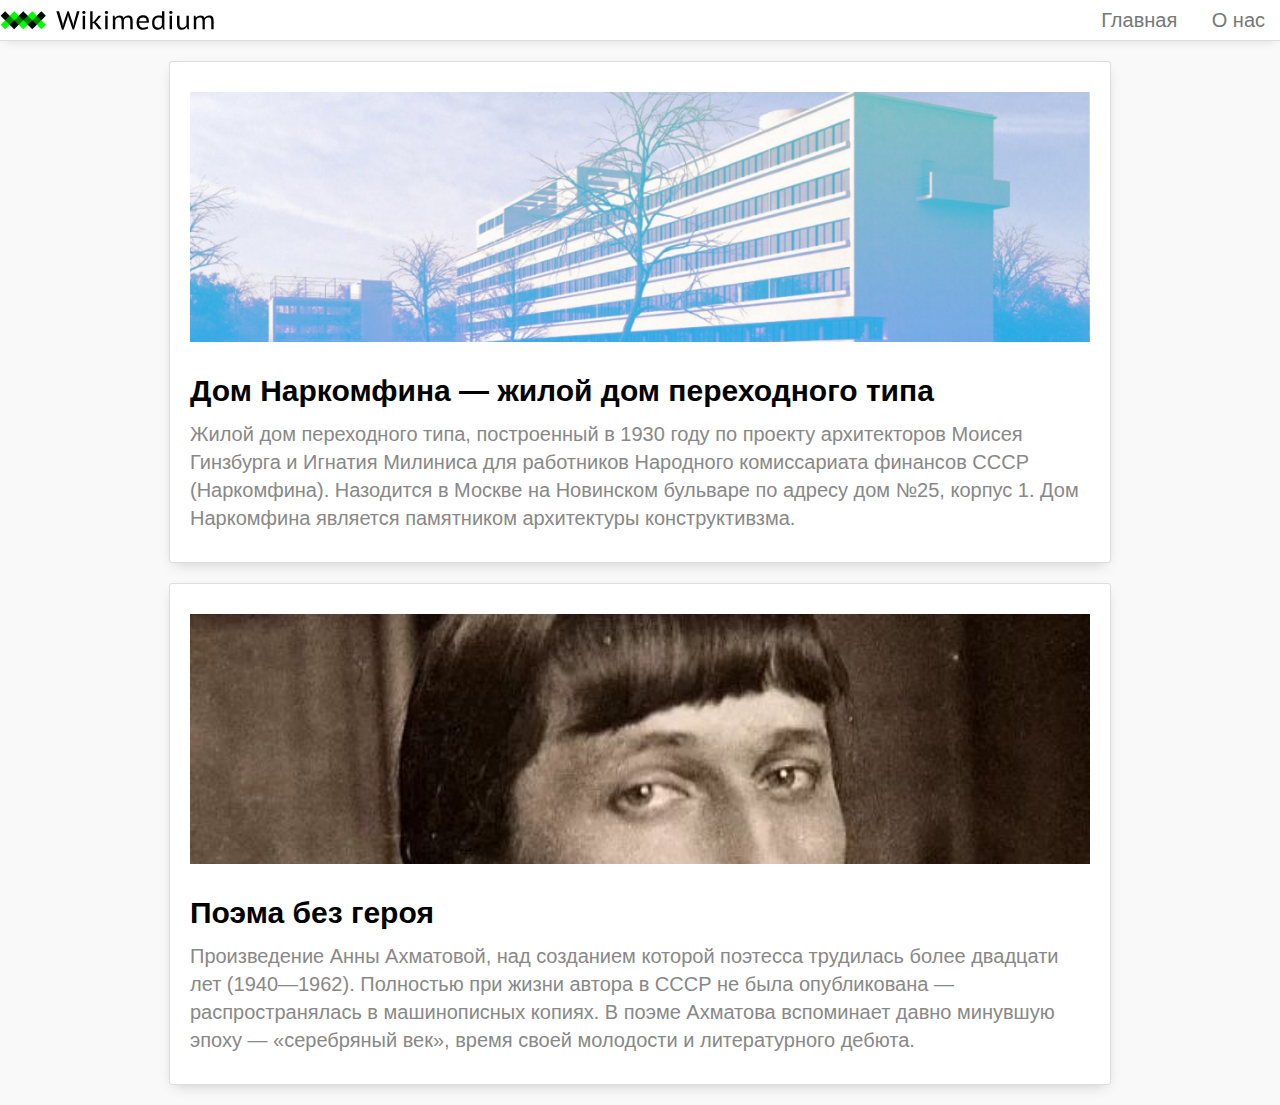
<file: index.html>
<!DOCTYPE html>
<html lang="ru">
<head>
    <meta charset="UTF-8">
    <meta property="og:title" content="Wikimedium"/>
    <meta property="og:description" content="Проект разработан для изучения основ веб-вёрстки языка гипертекстовой разметки HTML и каскадных таблиц стилей CSS"/>
    <meta property="og:image" content="https://raw.githubusercontent.com/smnvkh/wikimedium/main/images/narkomfin.jpg"/>
    <meta property="og:type" content="profile"/>
    <meta property="og:url" content= "https://smnvkh.github.io/wikimedium/" />
    <meta name="viewport" content="width=device-width, initial-scale=1.0">
    <title>Wikimedium</title>
    <link rel="stylesheet" href="stylesheets/style.css">
    <link rel="icon" type="image/x-icon" href="images/favicon.ico" />
    <link rel="icon" type="image/png" href="images/favicon.png" />
    <script src="javascripts/jquery-3.7.1.js" charset="utf-8"></script>
    <style>
        body {
            background-color: #f9f9f9; 
        }
    </style>
</head>
    <body>
        <!-- шапка сайта -->
        <nav class="menubar">
            <img src="images/logo.svg" alt="логотип сайта викимедиум">
            <ul>
                <li><a href="index.html">Главная</a></li>
                <li><a href="about.html">О нас</a></li>
            </ul>
        </nav>
        <!-- основное содержимое  -->
        <main>
            <div class="index-item">
                <img src="images/narkomfin.jpg" alt="Обложка для статьи о Доме Наркомфина">
                <h1>Дом Наркомфина — жилой дом переходного типа</h1>
                <p>Жилой дом переходного типа, построенный в 1930 году по проекту архитекторов Моисея Гинзбурга и Игнатия Милиниса для работников
                    Народного комиссариата финансов СССР (Наркомфина). Назодится в Москве на Новинском бульваре по адресу дом №25, корпус 1.
                    Дом Наркомфина является памятником архитектуры конструктивзма.
                </p>
                <a href="narkomfin.html"></a>
            </div>
            <div class="index-item">
                <img src="images/anna.jpeg" alt="Обложка для статьи о Поэме без героя">
                <h1>Поэма без героя</h1>
                <p>Произведение Анны Ахматовой, над созданием которой поэтесса трудилась более двадцати лет (1940—1962). Полностью при 
                    жизни автора в СССР не была опубликована — распространялась в машинописных копиях. В поэме Ахматова вспоминает давно 
                    минувшую эпоху — «серебряный век», время своей молодости и литературного дебюта.</p>
                <a href="ahmatova.html"></a>
            </div>
        </main>
    </body>
</html>
</file>
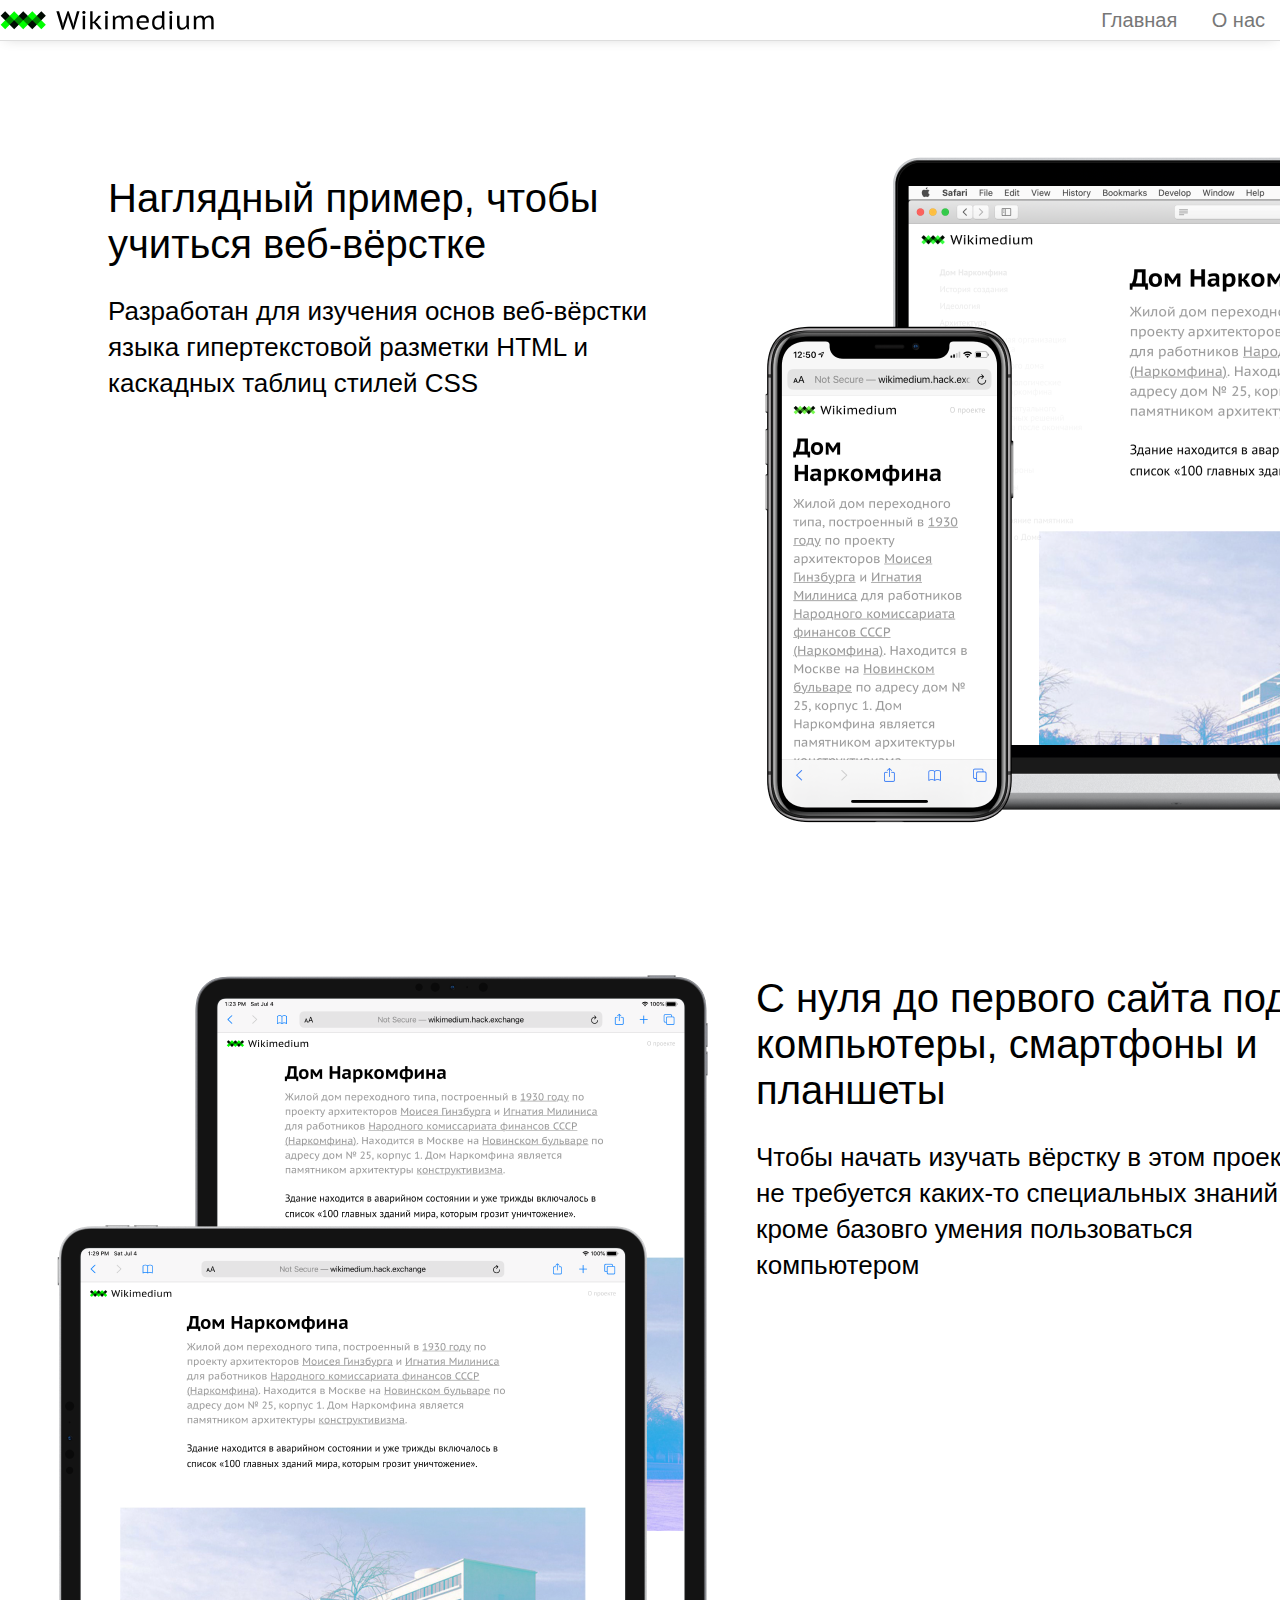
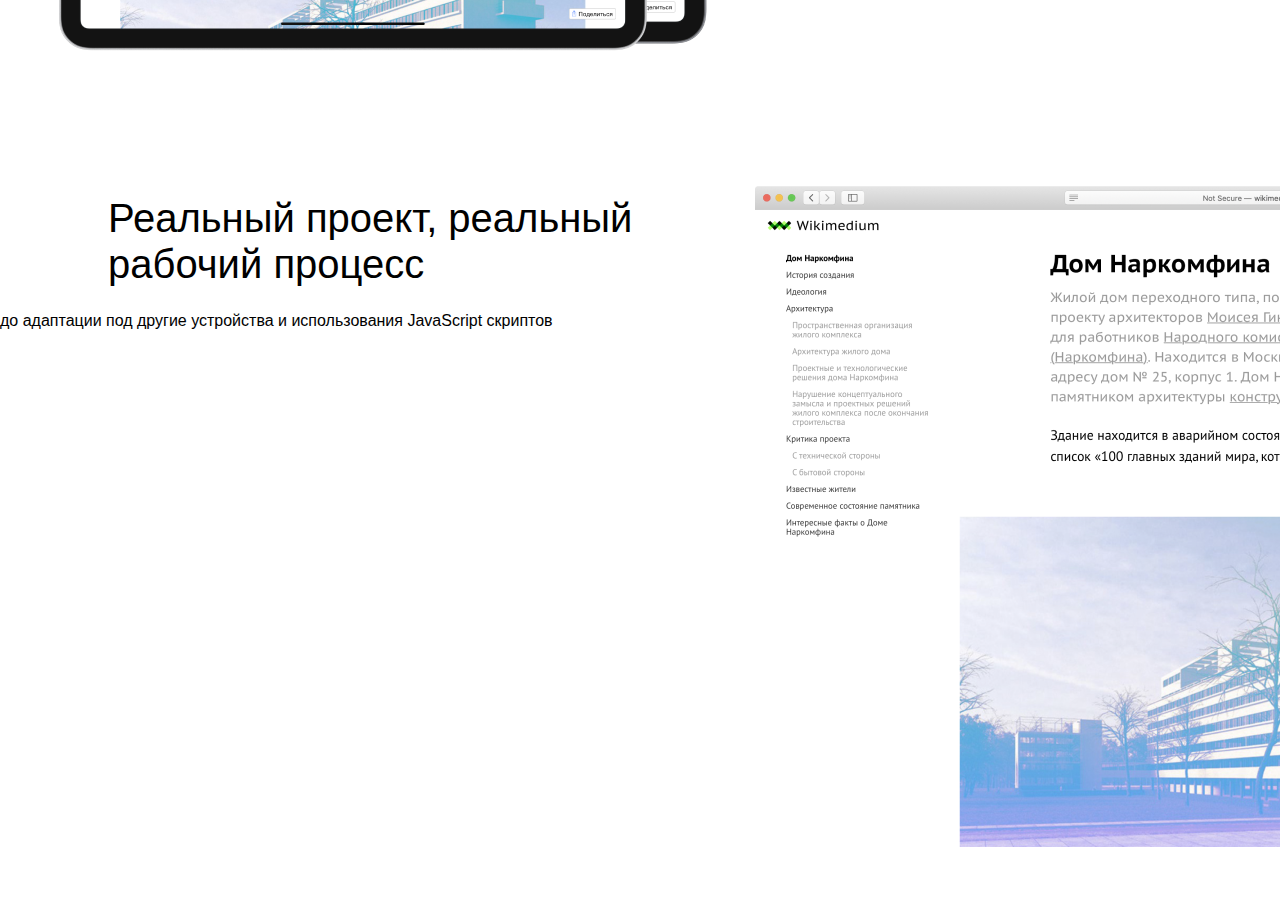
<file: about.html>
<!DOCTYPE html>
<html lang="ru">
<head>
    <meta charset="UTF-8">
    <meta property="og:title" content="Wikimedium"/>
    <meta property="og:description" content="Проект разработан для изучения основ веб-вёрстки языка гипертекстовой разметки HTML и каскадных таблиц стилей CSS"/>
    <meta property="og:image" content="https://raw.githubusercontent.com/smnvkh/wikimedium/main/images/narkomfin.jpg"/>
    <meta property="og:type" content="profile"/>
    <meta property="og:url" content= "https://smnvkh.github.io/wikimedium/" />
    <meta name="viewport" content="width=device-width, initial-scale=1.0">
    <meta name="viewport" content="width=device-width, initial-scale=1.0">
    <title>О проекте</title>
    <link rel="stylesheet" href="stylesheets/style.css">
    <link rel="icon" type="image/x-icon" href="images/favicon.ico" />
    <link rel="icon" type="image/png" href="images/favicon.png" />
    <style>
        html {
            /* background: grey; */
            display: block;
            height: 2500px;
        }
        body {
            background: white;
            display: block;
            margin: 0 auto;
            position: relative;
        }
        /* body::after {
            position: absolute;
            top: 0;
            left: 0;
            width: 100%;
            height: 3120px;
            content: '';
            background: url(images/1440.png);
            opacity: 0.2;
        } */
    </style>
</head>
<body>
    <nav class="menubar">
        <img src="images/logo.svg" alt="логотип сайта викимедиум">
        <ul>
            <li><a href="index.html">Главная</a></li>
            <li><a href="about.html">О нас</a></li>
        </ul>
    </nav>
    <!-- content -->
    <section>
        <div>
            <h1>Наглядный пример, чтобы учиться веб-вёрстке</h1>
            <p>Разработан для изучения основ веб-вёрстки языка гипертекстовой разметки HTML и каскадных таблиц стилей CSS</p>
        </div>
        <div>
            <img src="images/about1.png" alt="мокапы макбука и айфона с открытым проектом Wikimedia">
        </div>
    </section>

    <section>
        <div>
            <img src="images/about2.png" alt="мокапы планшета с открытым проектом Wikimedia">
        </div>
        <div>
            <h1>С нуля до первого сайта под компьютеры, смартфоны и планшеты</h1>
            <p>Чтобы начать изучать вёрстку в этом проекте, не требуется каких-то специальных знаний, кроме базовго умения пользоваться 
                компьютером</p>
        </div>
    </section>

    <section>
        <div>
            <h1>Реальный проект, реальный рабочий процесс</h1>
            до адаптации под другие устройства и использования JavaScript скриптов</p>
        </div>
        <div>
            <img src="images/about3.png" alt="скрин декстопной версии проекта из браузера">
        </div>
    </section>
    <!-- AddToAny BEGIN -->
    <div class="a2a_kit a2a_kit_size_32 a2a_default_style">
        <a class="a2a_dd" href="https://www.addtoany.com/share"></a>
        <a class="a2a_button_vk"></a>
        <a class="a2a_button_telegram"></a>
        <a class="a2a_button_pinterest"></a>
        <a class="a2a_button_reddit"></a>
    </div>
    <script async src="https://static.addtoany.com/menu/page.js"></script>
    <!-- AddToAny END -->
</body>
</html>
</file>
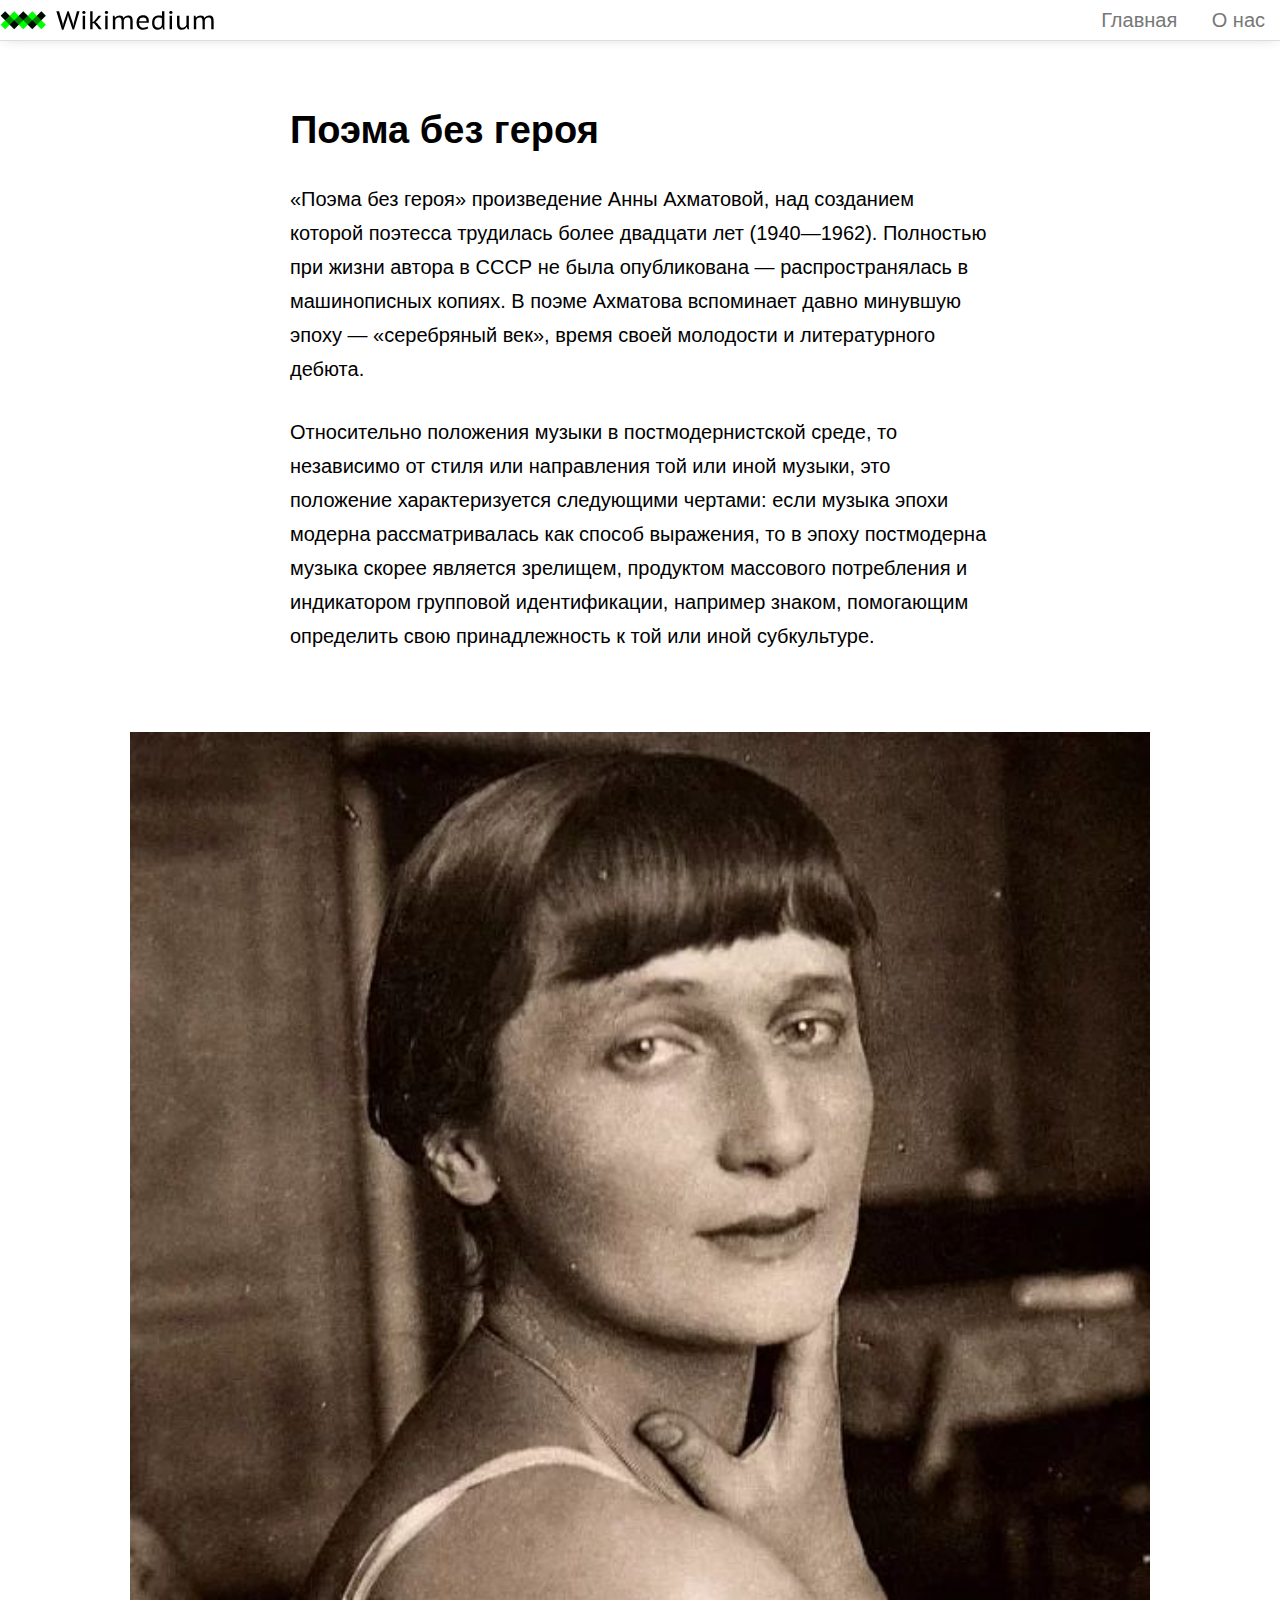
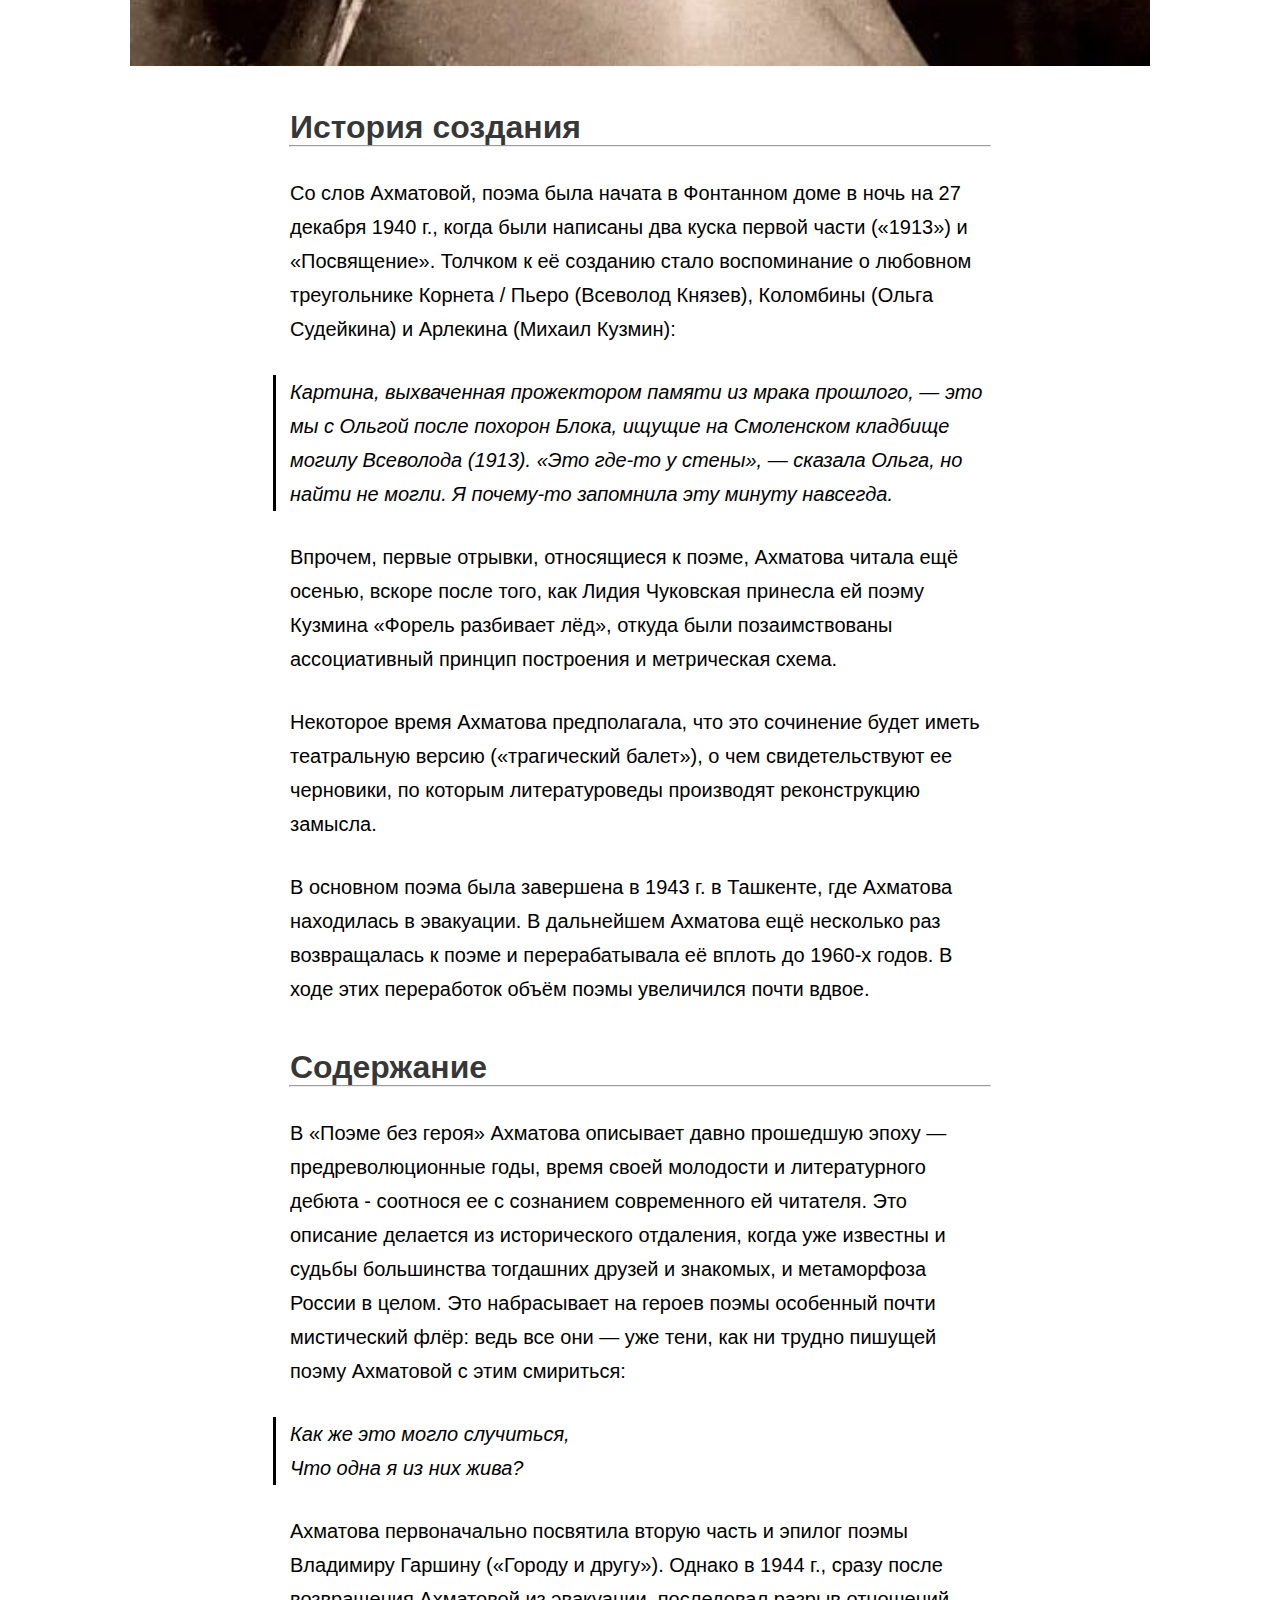
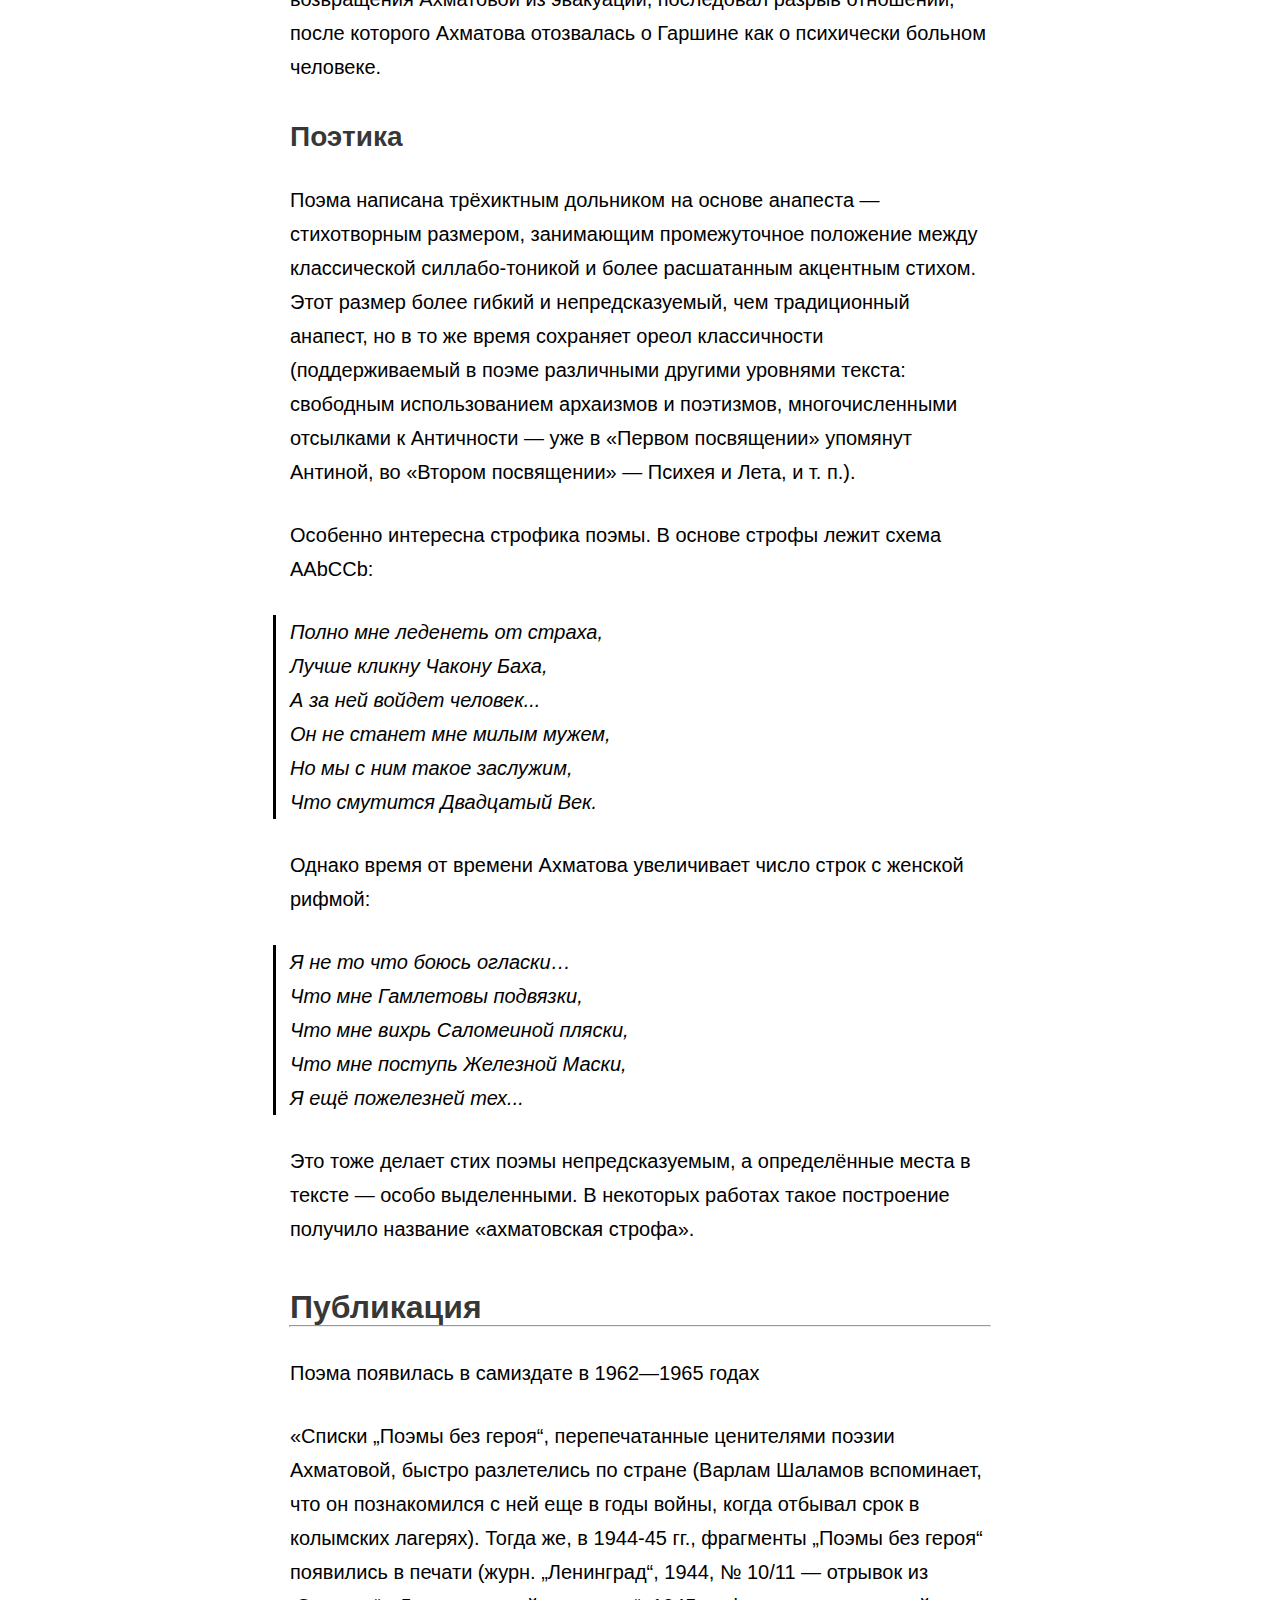
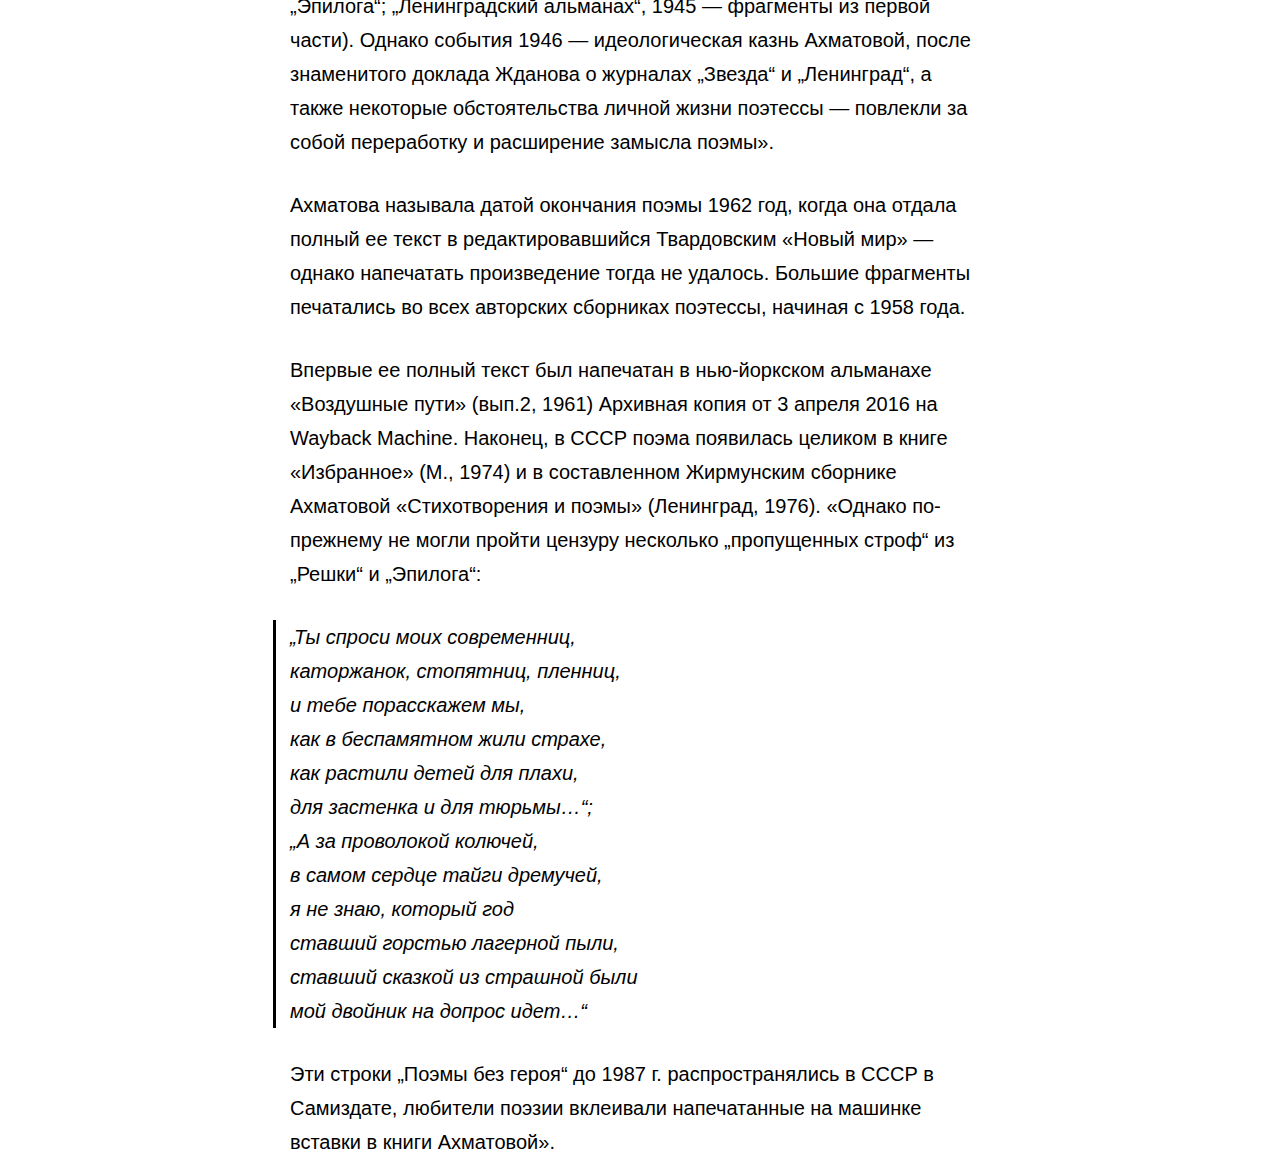
<file: ahmatova.html>
<!DOCTYPE html>
<html lang="ru">
<head>
    <meta charset="UTF-8">
    <meta property="og:title" content="Wikimedium"/>
    <meta property="og:description" content="Проект разработан для изучения основ веб-вёрстки языка гипертекстовой разметки HTML и каскадных таблиц стилей CSS"/>
    <meta property="og:image" content="https://raw.githubusercontent.com/smnvkh/wikimedium/main/images/narkomfin.jpg"/>
    <meta property="og:type" content="profile"/>
    <meta property="og:url" content= "https://smnvkh.github.io/wikimedium/" />
    <meta name="viewport" content="width=device-width, initial-scale=1.0">
    <title>Поэма без героя</title>
    <link rel="stylesheet" href="stylesheets/style.css">
    <link rel="icon" type="image/x-icon" href="images/favicon.ico" />
    <link rel="icon" type="image/png" href="images/favicon.png" />
    <script src="javascripts/jquery-3.7.1.js" charset="utf-8"></script>
</head>
    <body>
        <nav class="menubar">
            <img src="images/logo.svg" alt="логотип сайта викимедиум">
            <ul>
                <li><a href="index.html">Главная</a></li>
                <li><a href="about.html">О нас</a></li>
            </ul>
        </nav>

        <nav class="sidebar">
            <h2>Содержание</h2>
            <ol>
                <!-- идентификатор 1_? в хрефе указываем с хэштэгом, а в статье без -->
                <li><a href="#1_1">История создания</a></li>
                <li><a href="#1_2">Содержание</a></li>
                    <ol>
                        <li><a href="#1_2_1">Поэтика</a></li>
                    </ol>
                <li><a href="#1_3">Публикация</a></li>
        </nav>

        <article>
            <h1>Поэма без героя</h1>
            <p> <b>«Поэма без героя»</b> произведение <a href="https://ru.wikipedia.org/wiki/%D0%90%D1%85%D0%BC%D0%B0%D1%82%D0%BE%D0%B2%D0%B0,_%D0%90%D0%BD%D0%BD%D0%B0_%D0%90%D0%BD%D0%B4%D1%80%D0%B5%D0%B5%D0%B2%D0%BD%D0%B0">Анны Ахматовой</a>, 
                над созданием которой поэтесса трудилась более двадцати лет (1940—1962). Полностью при жизни автора в СССР не была опубликована — 
                распространялась в машинописных копиях. В поэме Ахматова вспоминает давно минувшую эпоху — <a href="https://ru.wikipedia.org/wiki/%D0%A1%D0%B5%D1%80%D0%B5%D0%B1%D1%80%D1%8F%D0%BD%D1%8B%D0%B9_%D0%B2%D0%B5%D0%BA_%D1%80%D1%83%D1%81%D1%81%D0%BA%D0%BE%D0%B9_%D0%BF%D0%BE%D1%8D%D0%B7%D0%B8%D0%B8">«серебряный век»</a>, 
                время своей молодости и литературного дебюта.</p>
            <p>Относительно положения музыки в постмодернистской среде, то независимо от стиля или направления той или иной музыки, это 
                положение характеризуется следующими чертами: если музыка эпохи модерна рассматривалась как способ выражения, то в эпоху 
                постмодерна музыка скорее является зрелищем, продуктом массового потребления и индикатором групповой идентификации, например 
                знаком, помогающим определить свою принадлежность к той или иной субкультуре.</p>
            <img src="images/anna.jpeg" alt="Анна Ахматова">
            <h2 id="1_1">История создания</h2>
            <hr>
            <p>Со слов Ахматовой, поэма была начата в Фонтанном доме в ночь на 27 декабря 1940 г., когда были написаны два куска первой части 
                («1913») и «Посвящение». Толчком к её созданию стало воспоминание о любовном треугольнике Корнета / Пьеро (Всеволод Князев), 
                Коломбины (Ольга Судейкина) и Арлекина (Михаил Кузмин):</p>
            <blockquote><em>
                Картина, выхваченная прожектором памяти из мрака прошлого, — это мы с Ольгой после похорон Блока, ищущие на Смоленском кладбище 
                могилу Всеволода (1913). «Это где-то у стены», — сказала Ольга, но найти не могли. Я почему-то запомнила эту минуту навсегда.
                </em></blockquote>
            <p>Впрочем, первые отрывки, относящиеся к поэме, Ахматова читала ещё осенью, вскоре после того, как Лидия Чуковская принесла ей 
                поэму Кузмина «Форель разбивает лёд», откуда были позаимствованы ассоциативный принцип построения и метрическая схема.</p>
            <p>Некоторое время Ахматова предполагала, что это сочинение будет иметь театральную версию («трагический балет»), о чем 
                свидетельствуют ее черновики, по которым литературоведы производят реконструкцию замысла.</p>
            <p>В основном поэма была завершена в 1943 г. в Ташкенте, где Ахматова находилась в эвакуации. В дальнейшем Ахматова ещё несколько 
                раз возвращалась к поэме и перерабатывала её вплоть до 1960-х годов. В ходе этих переработок объём поэмы увеличился почти вдвое.</p>
            <h2 id="1_2">Содержание</h2>
            <hr>
            <p>В «Поэме без героя» Ахматова описывает давно прошедшую эпоху — предреволюционные годы, время своей молодости и литературного 
                дебюта - соотнося ее с сознанием современного ей читателя. Это описание делается из исторического отдаления, когда уже известны 
                и судьбы большинства тогдашних друзей и знакомых, и метаморфоза России в целом. Это набрасывает на героев поэмы особенный почти 
                мистический флёр: ведь все они — уже тени, как ни трудно пишущей поэму Ахматовой с этим смириться:</p>
            <blockquote><em>
                Как же это могло случиться, <br> 
                Что одна я из них жива?
                </em></blockquote>
            <p>Ахматова первоначально посвятила вторую часть и эпилог поэмы Владимиру Гаршину («Городу и другу»). Однако в 1944 г., сразу после 
                возвращения Ахматовой из эвакуации, последовал разрыв отношений, после которого Ахматова отозвалась о Гаршине как о 
                психически больном человеке.</p>
            <h3 id="1_2_1">Поэтика</h3>
            <p>Поэма написана трёхиктным дольником на основе анапеста — стихотворным размером, занимающим промежуточное положение между 
                классической силлабо-тоникой и более расшатанным акцентным стихом. Этот размер более гибкий и непредсказуемый, чем традиционный 
                анапест, но в то же время сохраняет ореол классичности (поддерживаемый в поэме различными другими уровнями текста: свободным 
                использованием архаизмов и поэтизмов, многочисленными отсылками к Античности — уже в «Первом посвящении» упомянут Антиной, во 
                «Втором посвящении» — Психея и Лета, и т. п.).</p>
            <p>Особенно интересна строфика поэмы. В основе строфы лежит схема AAbCCb:</p>
            <blockquote><em>
                Полно мне леденеть от страха,<br> 
                Лучше кликну Чакону Баха,<br>
                А за ней войдет человек...<br>
                Он не станет мне милым мужем,<br>
                Но мы с ним такое заслужим,<br>
                Что смутится Двадцатый Век.
                </em></blockquote>
            <p>Однако время от времени Ахматова увеличивает число строк с женской рифмой:</p>
            <blockquote><em>
                Я не то что боюсь огласки…<br>
                Что мне Гамлетовы подвязки,<br>
                Что мне вихрь Саломеиной пляски,<br>
                Что мне поступь Железной Маски,<br>
                Я ещё пожелезней тех...
                </em></blockquote>
            <p>Это тоже делает стих поэмы непредсказуемым, а определённые места в тексте — особо выделенными. В некоторых работах такое 
                построение получило название «ахматовская строфа».</p>
            <h2 id="1_3">Публикация</h2>
            <hr>
            <p>Поэма появилась в самиздате в 1962—1965 годах</p>
            <p>«Списки „Поэмы без героя“, перепечатанные ценителями поэзии Ахматовой, быстро разлетелись по стране (Варлам Шаламов вспоминает, 
                что он познакомился с ней еще в годы войны, когда отбывал срок в колымских лагерях). Тогда же, в 1944-45 гг., фрагменты „Поэмы 
                без героя“ появились в печати (журн. „Ленинград“, 1944, № 10/11 — отрывок из „Эпилога“; „Ленинградский альманах“, 1945 — 
                фрагменты из первой части). Однако события 1946 — идеологическая казнь Ахматовой, после знаменитого доклада Жданова о журналах 
                „Звезда“ и „Ленинград“, а также некоторые обстоятельства личной жизни поэтессы — повлекли за собой переработку и расширение 
                замысла поэмы».</p>
            <p>Ахматова называла датой окончания поэмы 1962 год, когда она отдала полный ее текст в редактировавшийся Твардовским «Новый мир» — 
                однако напечатать произведение тогда не удалось. Большие фрагменты печатались во всех авторских сборниках поэтессы, начиная с 
                1958 года.</p>
            <p>Впервые ее полный текст был напечатан в нью-йоркском альманахе «Воздушные пути» (вып.2, 1961) Архивная копия от 3 апреля 2016 на 
                Wayback Machine. Наконец, в СССР поэма появилась целиком в книге «Избранное» (М., 1974) и в составленном Жирмунским сборнике 
                Ахматовой «Стихотворения и поэмы» (Ленинград, 1976). «Однако по-прежнему не могли пройти цензуру несколько „пропущенных строф“ 
                из „Решки“ и „Эпилога“:</p>
            <blockquote><em>
                „Ты спроси моих современниц,<br>
                каторжанок, стопятниц, пленниц,<br>
                и тебе порасскажем мы,<br>
                как в беспамятном жили страхе,<br>
                как растили детей для плахи,<br>
                для застенка и для тюрьмы…“;<br>
                „А за проволокой колючей,<br>
                в самом сердце тайги дремучей,<br>
                я не знаю, который год<br>
                ставший горстью лагерной пыли,<br>
                ставший сказкой из страшной были<br>
                мой двойник на допрос идет…“
                </em></blockquote>
            <p>Эти строки „Поэмы без героя“ до 1987 г. распространялись в СССР в Самиздате, любители поэзии вклеивали напечатанные на машинке 
                вставки в книги Ахматовой».</p>
        </article>
        <script>
            $(function() { 
                $('.sidebar a').each(function() { 
                    $(this).on('click', function(e) { 
                        e.preventDefault(); 
                        var scrollTo = $(this).attr('href'); 
                        var whitespace = scrollTo == '#s1' ? 70 : 30;
                        $('html,body').animate({ 
                            scrollTop: $(scrollTo).offset().top - whitespace 
                        }, 1000);
                    }); 
                });
            }); 
        </script>
        <!-- AddToAny BEGIN -->
        <div class="a2a_kit a2a_kit_size_32 a2a_default_style">
         <a class="a2a_dd" href="https://www.addtoany.com/share"></a>
            <a class="a2a_button_vk"></a>
            <a class="a2a_button_telegram"></a>
            <a class="a2a_button_pinterest"></a>
            <a class="a2a_button_reddit"></a>
        </div>
        <script async src="https://static.addtoany.com/menu/page.js"></script>
        <!-- AddToAny END -->
    </body>
</file>
<file: stylesheets/style.css>
@import url(reset.css);
@import url(layout.css);
@import url(sidebar.css);
@import url(menubar.css);
@import url(about.css);
@import url(index.css);
@import url(responsive.css);
</file>
